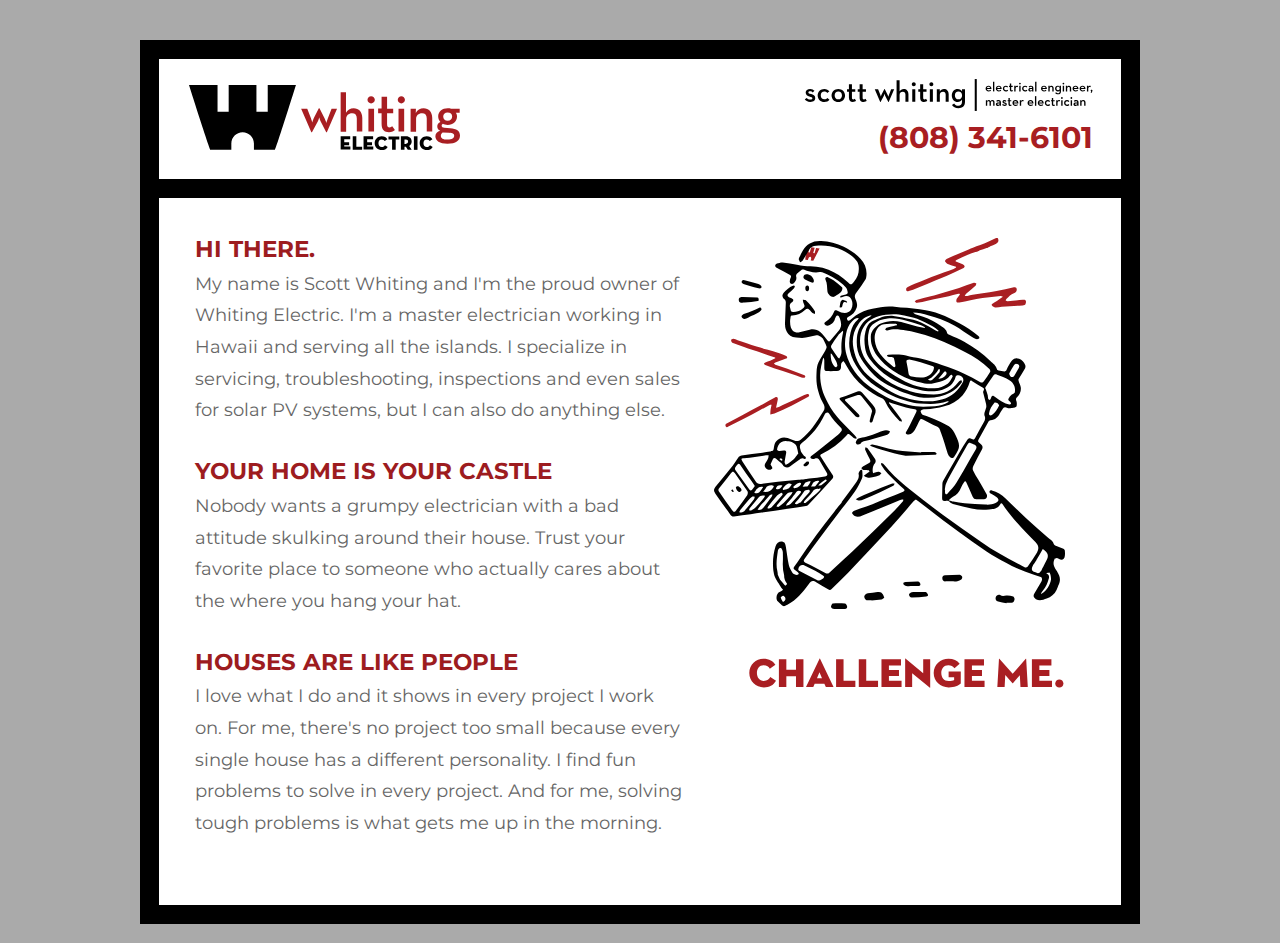
<file: index.html>
<!DOCTYPE html PUBLIC "-//W3C//DTD XHTML 1.0 Transitional//EN"
	"http://www.w3.org/TR/xhtml1/DTD/xhtml1-transitional.dtd">

<html xmlns="http://www.w3.org/1999/xhtml" lang="en" xml:lang="en">
<head>
	<title>Whiting Electric</title>
	<meta http-equiv="Content-Type" content="text/html; charset=utf-8" />
	<meta name="description" content="" />
	<meta name="keywords" content="" />
	<meta name="author" content="Nimble Design Studio" />
	<link rel="stylesheet" type="text/css" media="screen, projection" href="styles/screen.css" />
	<script type="text/javascript" src=""></script>
	<link href="https://fonts.googleapis.com/css?family=Montserrat:500,700,900" rel="stylesheet">
</head>
<body>

<div id="header">
	<h1 id="logo">Whiting Electric - Electrician</h1>
	<p id="scott">Scott Whiting, Electrical Engineer &amp; Master Electrician</p>
	<p id="phone">(808) 341-6101</p>
</div>

<div id="content">

<div id="copy">
<h2>Hi there.</h2>
<p>My name is Scott Whiting and I'm the proud owner of Whiting Electric. I'm a master electrician working in Hawaii and serving all the islands. I specialize in servicing, troubleshooting, inspections and even sales for solar PV systems, but I can also do anything else.<p>
<h2>Your home is your castle</h2>
<p>Nobody wants a grumpy electrician with a bad attitude skulking around their house. Trust your favorite place to someone who actually cares about the where you hang your hat.</p>
<h2>Houses are like people</h2>
<p>I love what I do and it shows in every project I work on. For me, there's no project too small because every single house has a different personality. I find fun problems to solve in every project. And for me, solving tough problems is what gets me up in the morning.<p>
</div>

<div id="sidebar">
<p id="guy">Electrical Services</p>
</div>

</div>

<div id="footer">
&nbsp;
</div>

</body>
</html>
</file>
<file: styles/screen.css>
/* ================= UNDO DEFAULT ================= */

:link,:visited { text-decoration:none }
ul,ol { list-style:none }
h1,h2,h3,h4,h5,h6,pre,code { font-size:100%;font-weight: normal; }
ul,ol,li,h1,h2,h3,h4,h5,h6,pre,form,body,html,p,blockquote,fieldset,input,dl,dt,dd,legend,input,select { margin:0; padding:0 }
a img,:link img,:visited img, fieldset { border:0; }
address { font-style:normal }
table { border:none;padding:0;margin:0;border-collapse:collapse;border-spacing:0; }
address,caption,cite,code,dfn,em,th,var { font-style:normal;font-weight:normal;text-align:left; }


/* ================= BASIC ================= */

body {
	font-family: "Montserrat", sans-serif;
	color: #000;
	background: #aaa;
	}

#header {
	margin: 40px auto 0 auto;
	width: 962px;
	border-top: 19px solid #000;
	border-left: 19px solid #000;
	border-right: 19px solid #000;
	border-bottom: 19px solid #000;
	background: #fff;
	position: relative;
	height: 120px;
	}

#logo {
	width: 300px;
	height: 65px;
	position: absolute;
	text-indent: 100%;
	white-space: nowrap;
	overflow: hidden;
	top: 26px;
	left: 30px;
	background: transparent url(../images/logo.svg) no-repeat 0 0;
	}

#phone {
	position: absolute;
	color: #A81E22;
	top: 60px;
	right: 28px;
	font-size: 30px;
	font-weight: 700;
	}

#scott {
	position: absolute;
	top: 20px;
	z-index: 30;
	right: 28px;
	width: 289px;
	height: 42px;
	background: transparent url(../images/scott.svg) no-repeat 0 0;
	background-size: contain;
	text-indent: 100%;
	white-space: nowrap;
	overflow: hidden;
	}

#content {
	margin: 0 auto;
	width: 962px;
	border-bottom: 19px solid #000;
	border-left: 19px solid #000;
	border-right: 19px solid #000;
	background: #fff;
	position: relative;
	}

#copy {
	padding: 36px;
	font-size: 1.1em;
	color: #666;
	line-height: 1.8em;
	}

#copy p {
	margin: 0 400px 30px 0;
	}

#copy h2 {
	color: #9D1C1F;
	text-transform: uppercase;
	font-weight: bold;
	font-size: 1.3em;
	padding-bottom: 2px;
	}

#challenge {
	width: 378px;
	height: 0;
	padding-top: 36px;
	overflow: hidden;
	background: transparent url(../images/challenge.gif) repeat 0 0;
	margin: 40px 0 0 60px;
	}

#sidebar {
	font-size: 1em;
	color: #666;
	line-height: 1.5em;
	}

#guy {
	position: absolute;
	top: 40px;
	right: 26px;
	width: 381px;
	height: 450px;
	text-indent: 100%;
	white-space: nowrap;
	overflow: hidden;
	background: transparent url(../images/dude.svg) no-repeat 0 0;
	background-size: contain;
	}
</file>
